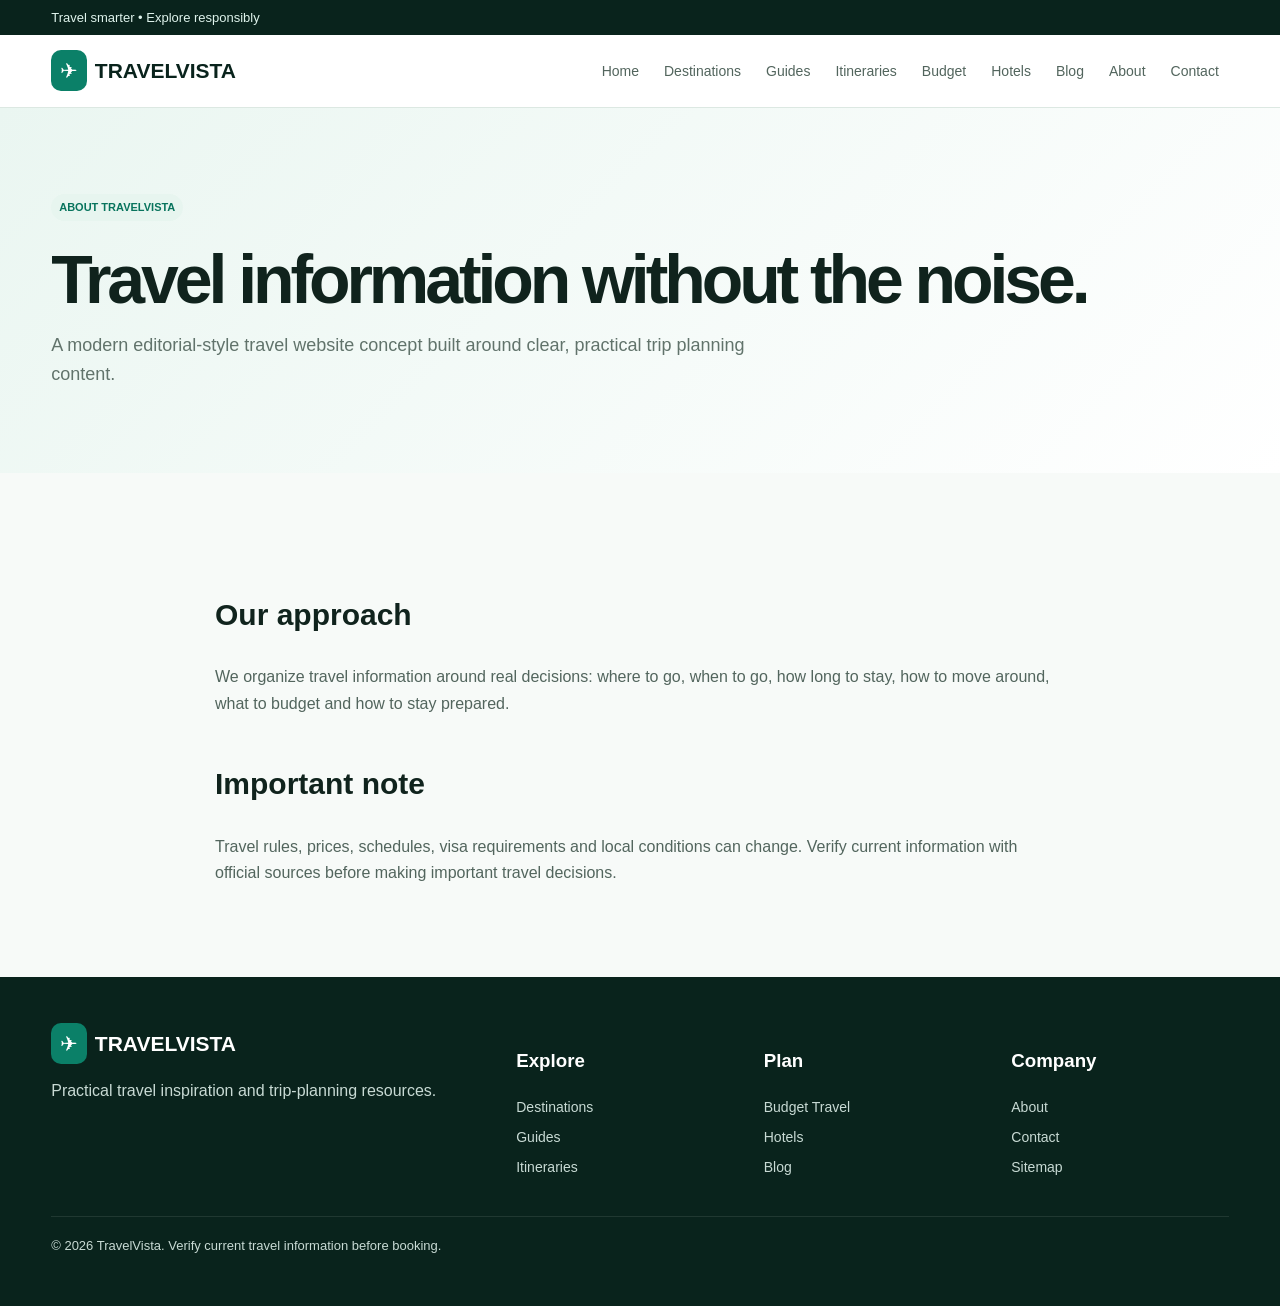
<file: about.html>
<!doctype html><html lang="en"><head><meta charset="utf-8"><meta name="viewport" content="width=device-width,initial-scale=1">
<title>About TravelVista | Travel Planning & Guides</title><meta name="description" content="Learn about TravelVista, a travel website focused on useful destination information and practical trip planning."><meta name="robots" content="index,follow,max-image-preview:large,max-snippet:-1,max-video-preview:-1"><meta name="author" content="TravelVista"><link rel="canonical" href="https://example.com/travelvista/about.html">
<meta property="og:type" content="website"><meta property="og:title" content="About TravelVista | Travel Planning & Guides"><meta property="og:description" content="Learn about TravelVista, a travel website focused on useful destination information and practical trip planning."><meta property="og:url" content="https://example.com/travelvista/about.html"><meta property="og:site_name" content="TravelVista"><meta name="twitter:card" content="summary_large_image"><meta name="theme-color" content="#0b8068">
<link rel="stylesheet" href="style.css"><script type="application/ld+json">{"@context":"https://schema.org","@type":"WebSite","name":"TravelVista","url":"https://example.com/travelvista/","description":"Travel destinations, guides and trip planning resources."}</script></head><body>
<div class="top"><div class="wrap">Travel smarter • Explore responsibly</div></div><header class="nav"><div class="wrap navin"><a class="logo" href="index.html"><b>✈</b>TRAVELVISTA</a><nav class="links"><a href="index.html">Home</a><a href="destinations.html">Destinations</a><a href="guides.html">Guides</a><a href="itineraries.html">Itineraries</a><a href="budget-travel.html">Budget</a><a href="hotels.html">Hotels</a><a href="blog.html">Blog</a><a href="about.html">About</a><a href="contact.html">Contact</a></nav><button class="menu" id="menu">☰</button></div></header>
<main><section class="pagehero"><div class="wrap"><span class="tag">ABOUT TRAVELVISTA</span><h1>Travel information without the noise.</h1><p>A modern editorial-style travel website concept built around clear, practical trip planning content.</p></div></section><section class="section"><div class="wrap article"><h2>Our approach</h2><p>We organize travel information around real decisions: where to go, when to go, how long to stay, how to move around, what to budget and how to stay prepared.</p><h2>Important note</h2><p>Travel rules, prices, schedules, visa requirements and local conditions can change. Verify current information with official sources before making important travel decisions.</p></div></section></main><footer class="footer"><div class="wrap footgrid"><div><div class="logo" style="color:white"><b>✈</b>TRAVELVISTA</div><p>Practical travel inspiration and trip-planning resources.</p></div><div><h3>Explore</h3><a href="destinations.html">Destinations</a><a href="guides.html">Guides</a><a href="itineraries.html">Itineraries</a></div><div><h3>Plan</h3><a href="budget-travel.html">Budget Travel</a><a href="hotels.html">Hotels</a><a href="blog.html">Blog</a></div><div><h3>Company</h3><a href="about.html">About</a><a href="contact.html">Contact</a><a href="sitemap.xml">Sitemap</a></div></div><div class="wrap copy">© <span id="year"></span> TravelVista. Verify current travel information before booking.</div></footer><script>document.getElementById('year').textContent=new Date().getFullYear();</script></body></html>
</file>
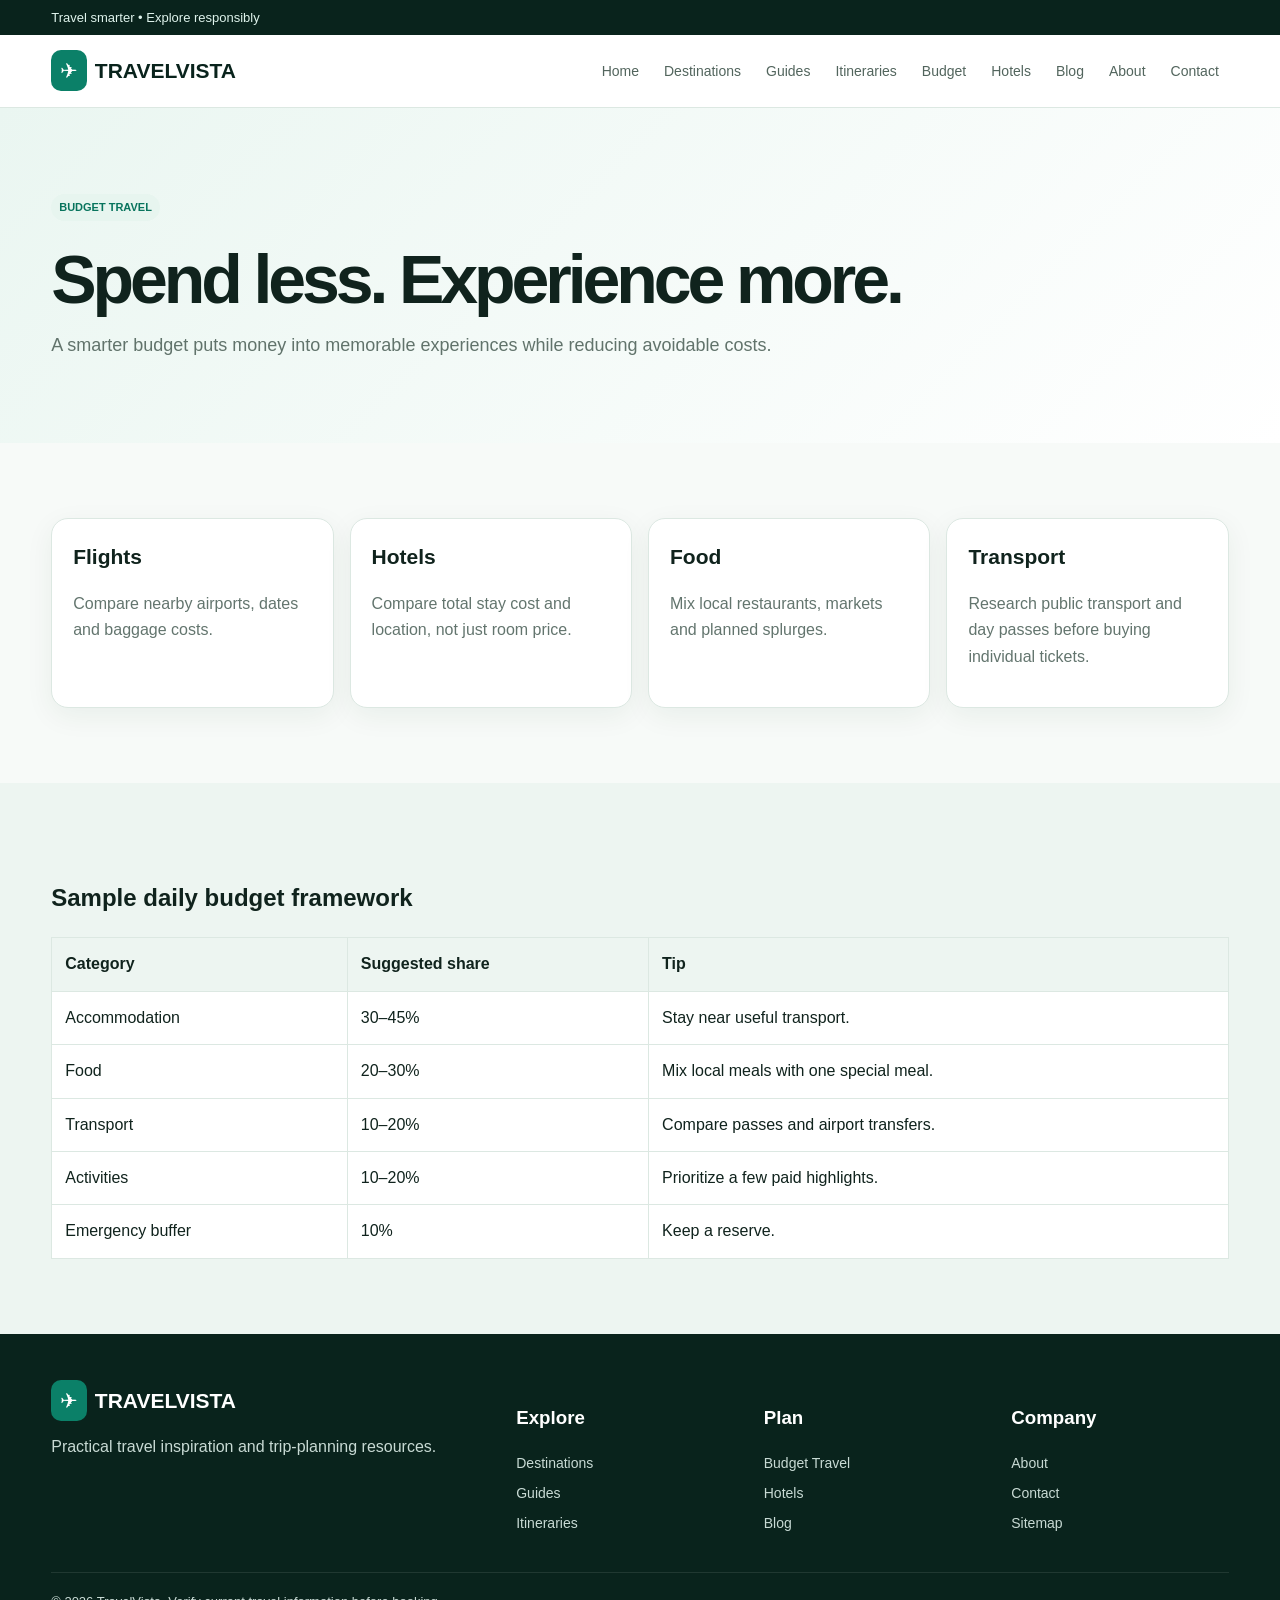
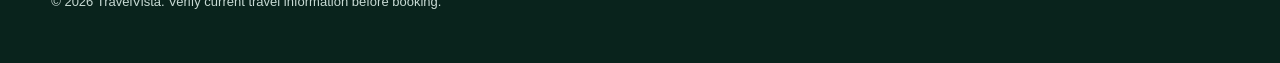
<file: budget-travel.html>
<!doctype html><html lang="en"><head><meta charset="utf-8"><meta name="viewport" content="width=device-width,initial-scale=1">
<title>Budget Travel Tips 2026 | TravelVista</title><meta name="description" content="Practical budget travel advice for flights, hotels, food, transport and daily spending."><meta name="robots" content="index,follow,max-image-preview:large,max-snippet:-1,max-video-preview:-1"><meta name="author" content="TravelVista"><link rel="canonical" href="https://example.com/travelvista/budget-travel.html">
<meta property="og:type" content="website"><meta property="og:title" content="Budget Travel Tips 2026 | TravelVista"><meta property="og:description" content="Practical budget travel advice for flights, hotels, food, transport and daily spending."><meta property="og:url" content="https://example.com/travelvista/budget-travel.html"><meta property="og:site_name" content="TravelVista"><meta name="twitter:card" content="summary_large_image"><meta name="theme-color" content="#0b8068">
<link rel="stylesheet" href="style.css"><script type="application/ld+json">{"@context":"https://schema.org","@type":"WebSite","name":"TravelVista","url":"https://example.com/travelvista/","description":"Travel destinations, guides and trip planning resources."}</script></head><body>
<div class="top"><div class="wrap">Travel smarter • Explore responsibly</div></div><header class="nav"><div class="wrap navin"><a class="logo" href="index.html"><b>✈</b>TRAVELVISTA</a><nav class="links"><a href="index.html">Home</a><a href="destinations.html">Destinations</a><a href="guides.html">Guides</a><a href="itineraries.html">Itineraries</a><a href="budget-travel.html">Budget</a><a href="hotels.html">Hotels</a><a href="blog.html">Blog</a><a href="about.html">About</a><a href="contact.html">Contact</a></nav><button class="menu" id="menu">☰</button></div></header>
<main><section class="pagehero"><div class="wrap"><span class="tag">BUDGET TRAVEL</span><h1>Spend less. Experience more.</h1><p>A smarter budget puts money into memorable experiences while reducing avoidable costs.</p></div></section><section class="section"><div class="wrap"><div class="grid4"><div class="card"><div class="pad"><h3>Flights</h3><p class="muted">Compare nearby airports, dates and baggage costs.</p></div></div><div class="card"><div class="pad"><h3>Hotels</h3><p class="muted">Compare total stay cost and location, not just room price.</p></div></div><div class="card"><div class="pad"><h3>Food</h3><p class="muted">Mix local restaurants, markets and planned splurges.</p></div></div><div class="card"><div class="pad"><h3>Transport</h3><p class="muted">Research public transport and day passes before buying individual tickets.</p></div></div></div></div></section><section class="section alt"><div class="wrap"><h2>Sample daily budget framework</h2><table class="table"><tr><th>Category</th><th>Suggested share</th><th>Tip</th></tr><tr><td>Accommodation</td><td>30–45%</td><td>Stay near useful transport.</td></tr><tr><td>Food</td><td>20–30%</td><td>Mix local meals with one special meal.</td></tr><tr><td>Transport</td><td>10–20%</td><td>Compare passes and airport transfers.</td></tr><tr><td>Activities</td><td>10–20%</td><td>Prioritize a few paid highlights.</td></tr><tr><td>Emergency buffer</td><td>10%</td><td>Keep a reserve.</td></tr></table></div></section></main><footer class="footer"><div class="wrap footgrid"><div><div class="logo" style="color:white"><b>✈</b>TRAVELVISTA</div><p>Practical travel inspiration and trip-planning resources.</p></div><div><h3>Explore</h3><a href="destinations.html">Destinations</a><a href="guides.html">Guides</a><a href="itineraries.html">Itineraries</a></div><div><h3>Plan</h3><a href="budget-travel.html">Budget Travel</a><a href="hotels.html">Hotels</a><a href="blog.html">Blog</a></div><div><h3>Company</h3><a href="about.html">About</a><a href="contact.html">Contact</a><a href="sitemap.xml">Sitemap</a></div></div><div class="wrap copy">© <span id="year"></span> TravelVista. Verify current travel information before booking.</div></footer><script>document.getElementById('year').textContent=new Date().getFullYear();</script></body></html>
</file>
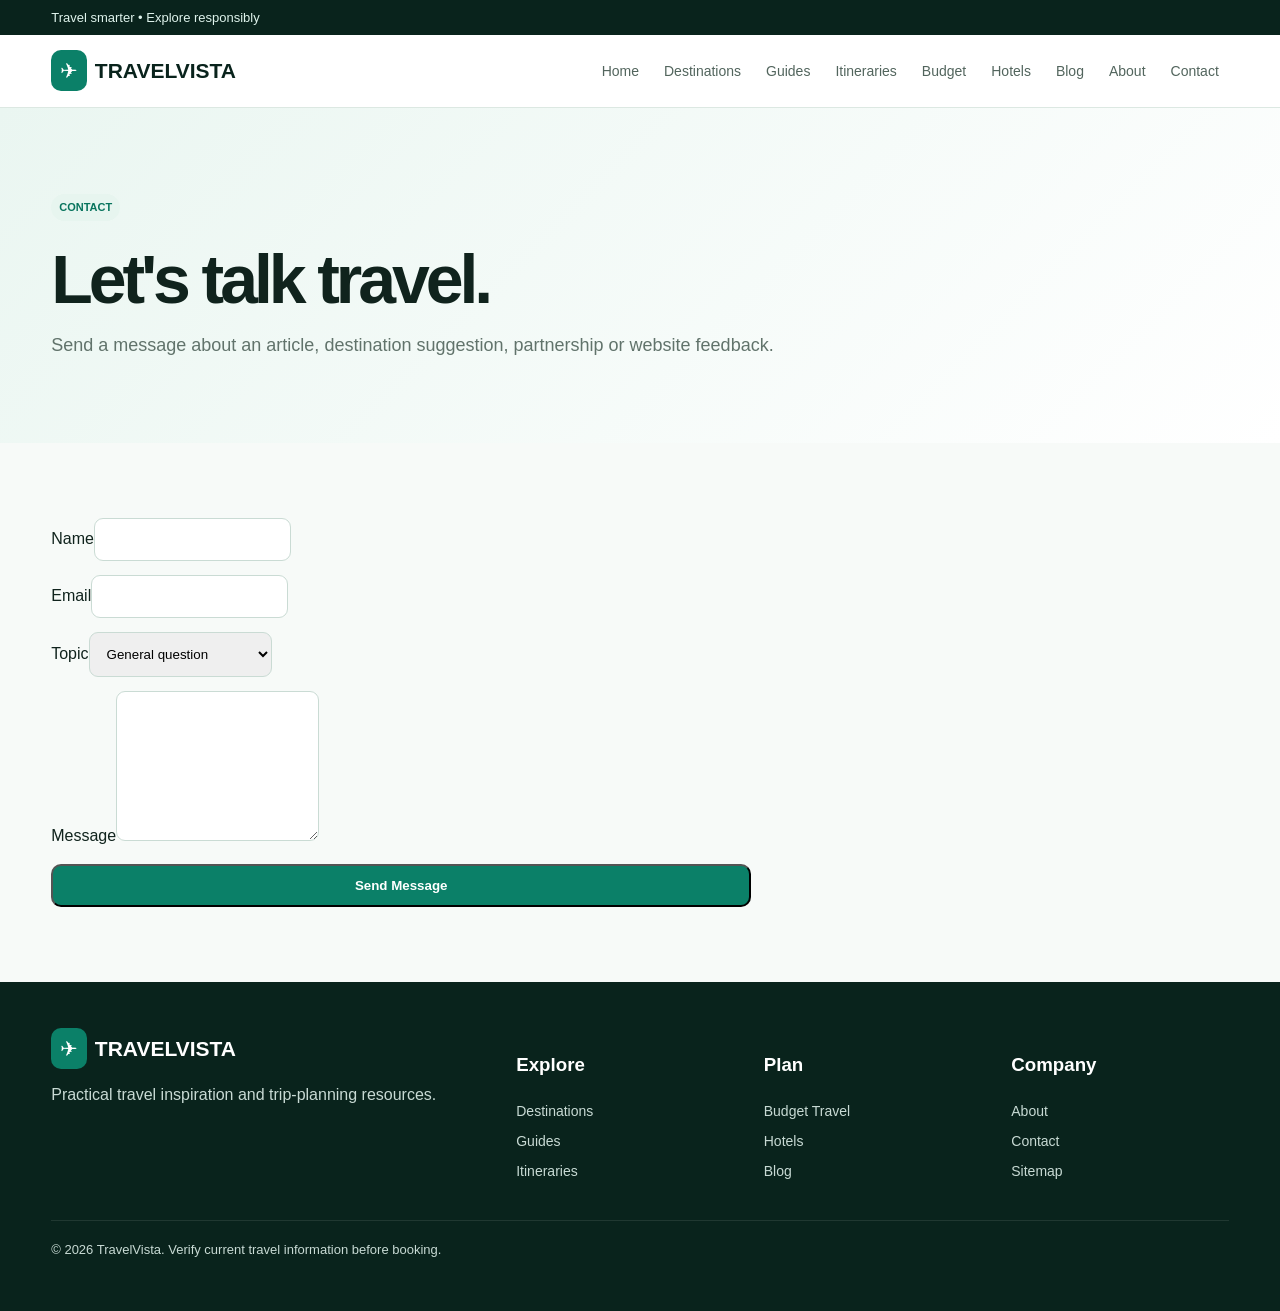
<file: contact.html>
<!doctype html><html lang="en"><head><meta charset="utf-8"><meta name="viewport" content="width=device-width,initial-scale=1">
<title>Contact TravelVista | Travel Website</title><meta name="description" content="Contact TravelVista for editorial questions, partnerships, suggestions and website feedback."><meta name="robots" content="index,follow,max-image-preview:large,max-snippet:-1,max-video-preview:-1"><meta name="author" content="TravelVista"><link rel="canonical" href="https://example.com/travelvista/contact.html">
<meta property="og:type" content="website"><meta property="og:title" content="Contact TravelVista | Travel Website"><meta property="og:description" content="Contact TravelVista for editorial questions, partnerships, suggestions and website feedback."><meta property="og:url" content="https://example.com/travelvista/contact.html"><meta property="og:site_name" content="TravelVista"><meta name="twitter:card" content="summary_large_image"><meta name="theme-color" content="#0b8068">
<link rel="stylesheet" href="style.css"><script type="application/ld+json">{"@context":"https://schema.org","@type":"WebSite","name":"TravelVista","url":"https://example.com/travelvista/","description":"Travel destinations, guides and trip planning resources."}</script></head><body>
<div class="top"><div class="wrap">Travel smarter • Explore responsibly</div></div><header class="nav"><div class="wrap navin"><a class="logo" href="index.html"><b>✈</b>TRAVELVISTA</a><nav class="links"><a href="index.html">Home</a><a href="destinations.html">Destinations</a><a href="guides.html">Guides</a><a href="itineraries.html">Itineraries</a><a href="budget-travel.html">Budget</a><a href="hotels.html">Hotels</a><a href="blog.html">Blog</a><a href="about.html">About</a><a href="contact.html">Contact</a></nav><button class="menu" id="menu">☰</button></div></header>
<main><section class="pagehero"><div class="wrap"><span class="tag">CONTACT</span><h1>Let's talk travel.</h1><p>Send a message about an article, destination suggestion, partnership or website feedback.</p></div></section><section class="section"><div class="wrap"><form class="form" onsubmit="event.preventDefault();alert('Connect this form to your email/backend before publishing.');"><label>Name<input required name="name"></label><label>Email<input required type="email" name="email"></label><label>Topic<select><option>General question</option><option>Destination suggestion</option><option>Partnership</option><option>Correction</option></select></label><label>Message<textarea required></textarea></label><button class="btn">Send Message</button></form></div></section></main><footer class="footer"><div class="wrap footgrid"><div><div class="logo" style="color:white"><b>✈</b>TRAVELVISTA</div><p>Practical travel inspiration and trip-planning resources.</p></div><div><h3>Explore</h3><a href="destinations.html">Destinations</a><a href="guides.html">Guides</a><a href="itineraries.html">Itineraries</a></div><div><h3>Plan</h3><a href="budget-travel.html">Budget Travel</a><a href="hotels.html">Hotels</a><a href="blog.html">Blog</a></div><div><h3>Company</h3><a href="about.html">About</a><a href="contact.html">Contact</a><a href="sitemap.xml">Sitemap</a></div></div><div class="wrap copy">© <span id="year"></span> TravelVista. Verify current travel information before booking.</div></footer><script>document.getElementById('year').textContent=new Date().getFullYear();</script></body></html>
</file>
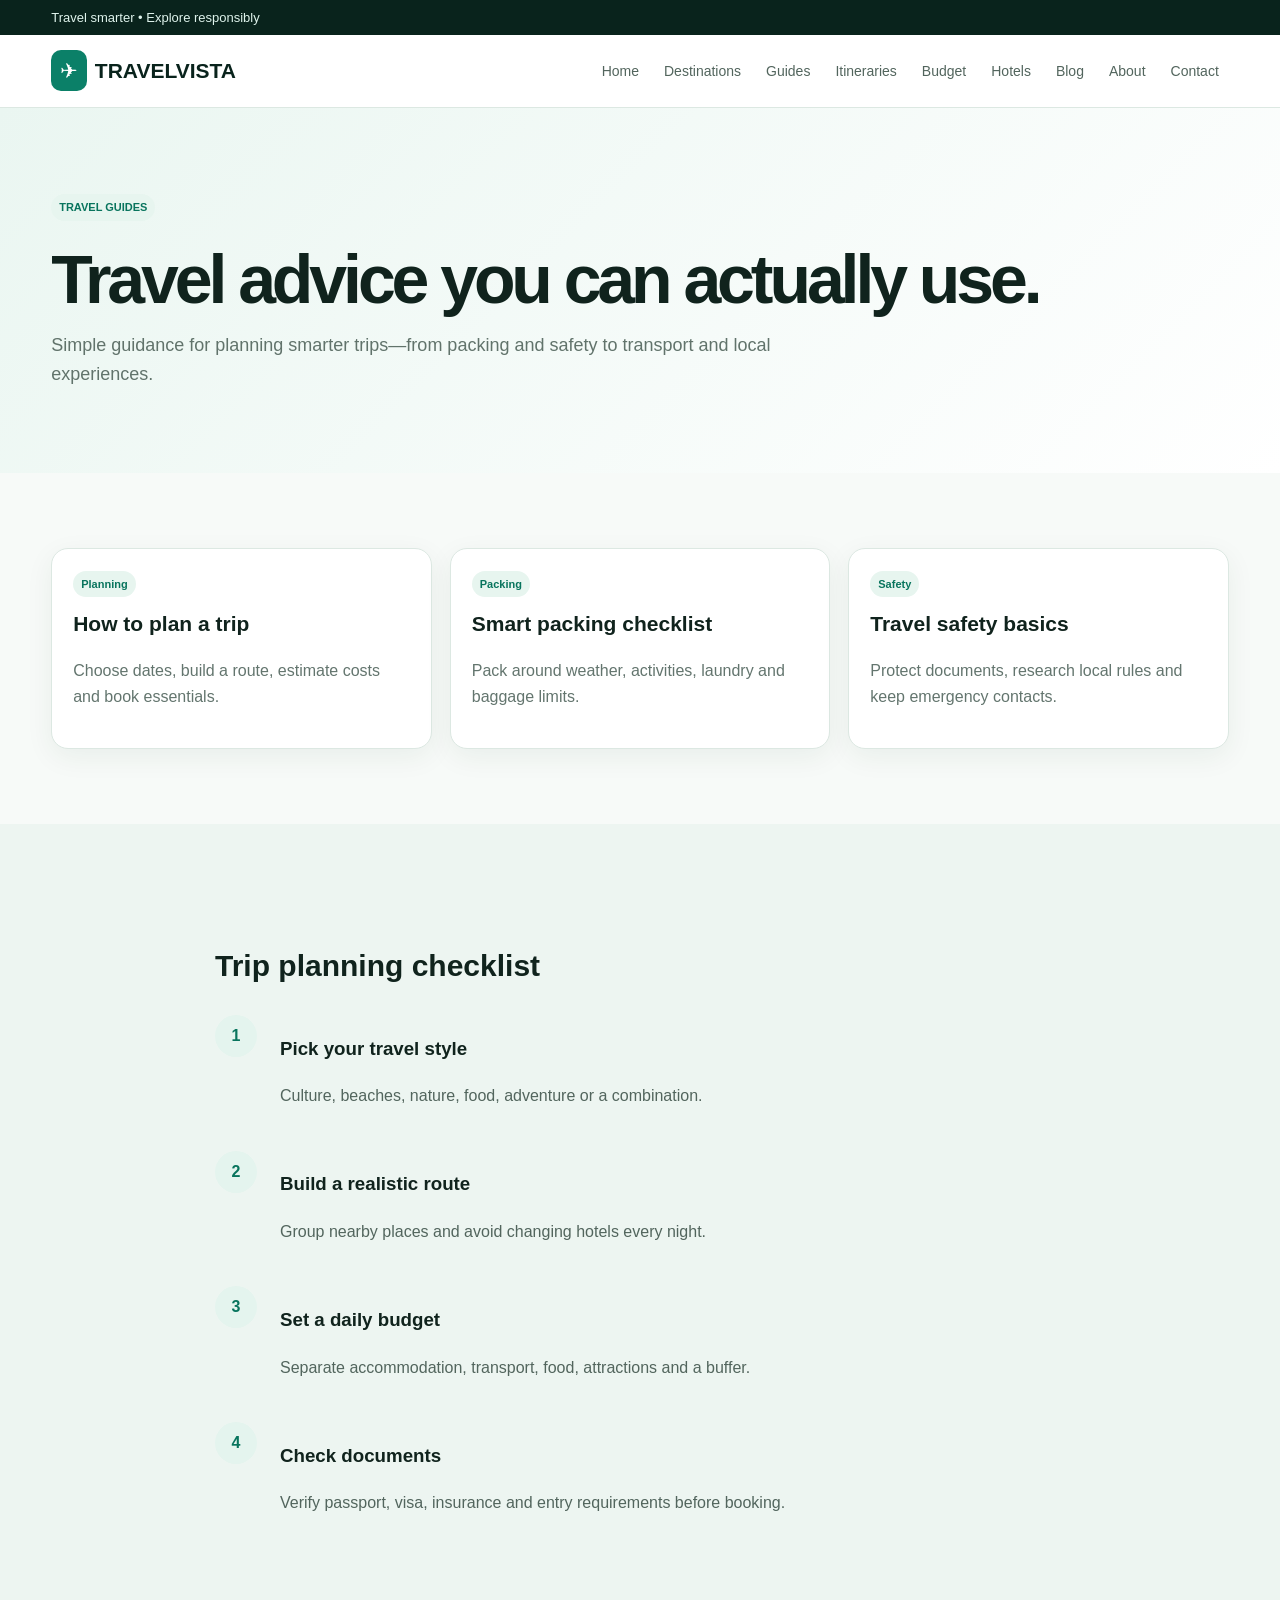
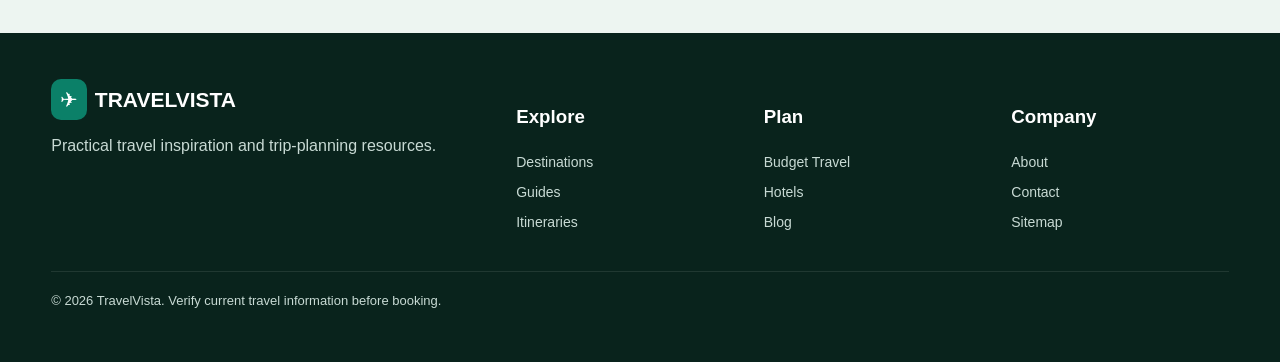
<file: guides.html>
<!doctype html><html lang="en"><head><meta charset="utf-8"><meta name="viewport" content="width=device-width,initial-scale=1">
<title>Travel Guides & Tips 2026 | TravelVista</title><meta name="description" content="Practical travel guides covering packing, safety, transport, food and trip planning."><meta name="robots" content="index,follow,max-image-preview:large,max-snippet:-1,max-video-preview:-1"><meta name="author" content="TravelVista"><link rel="canonical" href="https://example.com/travelvista/guides.html">
<meta property="og:type" content="website"><meta property="og:title" content="Travel Guides & Tips 2026 | TravelVista"><meta property="og:description" content="Practical travel guides covering packing, safety, transport, food and trip planning."><meta property="og:url" content="https://example.com/travelvista/guides.html"><meta property="og:site_name" content="TravelVista"><meta name="twitter:card" content="summary_large_image"><meta name="theme-color" content="#0b8068">
<link rel="stylesheet" href="style.css"><script type="application/ld+json">{"@context":"https://schema.org","@type":"WebSite","name":"TravelVista","url":"https://example.com/travelvista/","description":"Travel destinations, guides and trip planning resources."}</script></head><body>
<div class="top"><div class="wrap">Travel smarter • Explore responsibly</div></div><header class="nav"><div class="wrap navin"><a class="logo" href="index.html"><b>✈</b>TRAVELVISTA</a><nav class="links"><a href="index.html">Home</a><a href="destinations.html">Destinations</a><a href="guides.html">Guides</a><a href="itineraries.html">Itineraries</a><a href="budget-travel.html">Budget</a><a href="hotels.html">Hotels</a><a href="blog.html">Blog</a><a href="about.html">About</a><a href="contact.html">Contact</a></nav><button class="menu" id="menu">☰</button></div></header>
<main><section class="pagehero"><div class="wrap"><span class="tag">TRAVEL GUIDES</span><h1>Travel advice you can actually use.</h1><p>Simple guidance for planning smarter trips—from packing and safety to transport and local experiences.</p></div></section><section class="section"><div class="wrap"><div class="grid3"><div class="card"><div class="pad"><span class="tag">Planning</span><h3>How to plan a trip</h3><p class="muted">Choose dates, build a route, estimate costs and book essentials.</p></div></div><div class="card"><div class="pad"><span class="tag">Packing</span><h3>Smart packing checklist</h3><p class="muted">Pack around weather, activities, laundry and baggage limits.</p></div></div><div class="card"><div class="pad"><span class="tag">Safety</span><h3>Travel safety basics</h3><p class="muted">Protect documents, research local rules and keep emergency contacts.</p></div></div></div></div></section><section class="section alt"><div class="wrap article"><h2>Trip planning checklist</h2><div class="steps"><div class="step"><div class="num">1</div><div><h3>Pick your travel style</h3><p>Culture, beaches, nature, food, adventure or a combination.</p></div></div><div class="step"><div class="num">2</div><div><h3>Build a realistic route</h3><p>Group nearby places and avoid changing hotels every night.</p></div></div><div class="step"><div class="num">3</div><div><h3>Set a daily budget</h3><p>Separate accommodation, transport, food, attractions and a buffer.</p></div></div><div class="step"><div class="num">4</div><div><h3>Check documents</h3><p>Verify passport, visa, insurance and entry requirements before booking.</p></div></div></div></div></section></main><footer class="footer"><div class="wrap footgrid"><div><div class="logo" style="color:white"><b>✈</b>TRAVELVISTA</div><p>Practical travel inspiration and trip-planning resources.</p></div><div><h3>Explore</h3><a href="destinations.html">Destinations</a><a href="guides.html">Guides</a><a href="itineraries.html">Itineraries</a></div><div><h3>Plan</h3><a href="budget-travel.html">Budget Travel</a><a href="hotels.html">Hotels</a><a href="blog.html">Blog</a></div><div><h3>Company</h3><a href="about.html">About</a><a href="contact.html">Contact</a><a href="sitemap.xml">Sitemap</a></div></div><div class="wrap copy">© <span id="year"></span> TravelVista. Verify current travel information before booking.</div></footer><script>document.getElementById('year').textContent=new Date().getFullYear();</script></body></html>
</file>
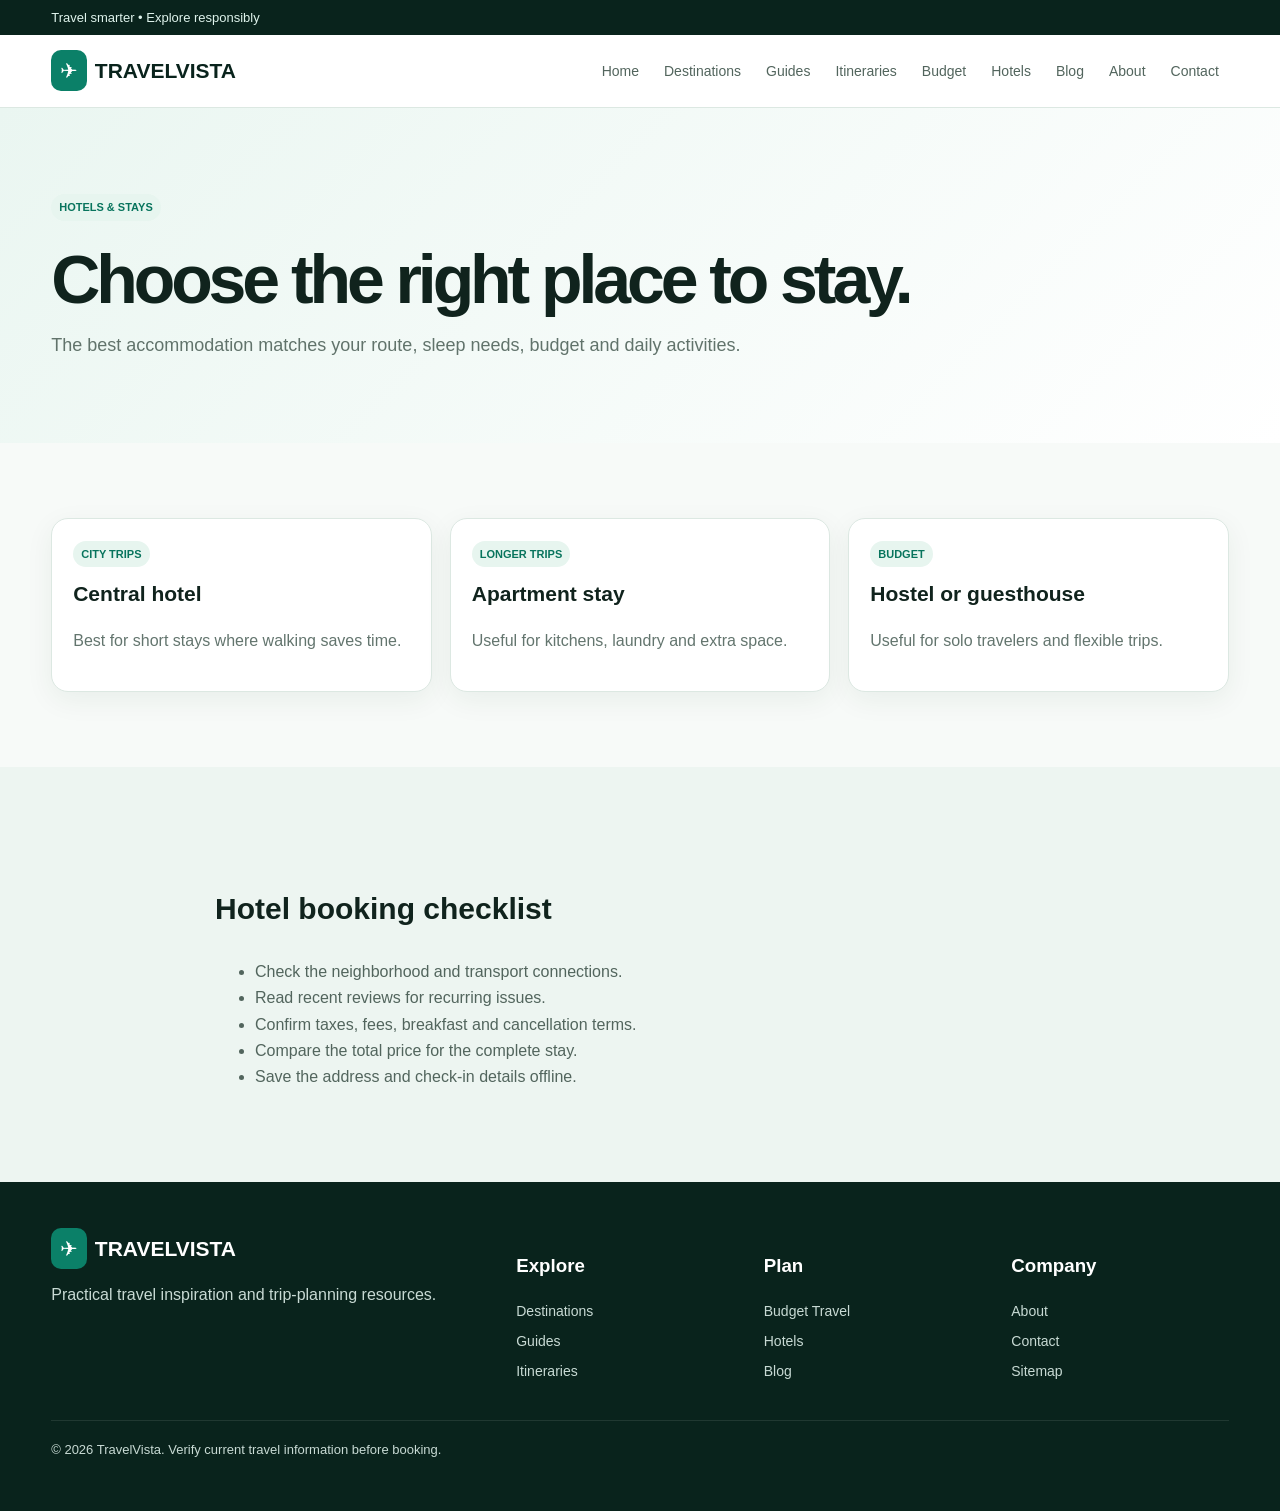
<file: hotels.html>
<!doctype html><html lang="en"><head><meta charset="utf-8"><meta name="viewport" content="width=device-width,initial-scale=1">
<title>Hotels & Accommodation Guide | TravelVista</title><meta name="description" content="Learn how to choose hotels, hostels, apartments and neighborhoods for better travel value."><meta name="robots" content="index,follow,max-image-preview:large,max-snippet:-1,max-video-preview:-1"><meta name="author" content="TravelVista"><link rel="canonical" href="https://example.com/travelvista/hotels.html">
<meta property="og:type" content="website"><meta property="og:title" content="Hotels & Accommodation Guide | TravelVista"><meta property="og:description" content="Learn how to choose hotels, hostels, apartments and neighborhoods for better travel value."><meta property="og:url" content="https://example.com/travelvista/hotels.html"><meta property="og:site_name" content="TravelVista"><meta name="twitter:card" content="summary_large_image"><meta name="theme-color" content="#0b8068">
<link rel="stylesheet" href="style.css"><script type="application/ld+json">{"@context":"https://schema.org","@type":"WebSite","name":"TravelVista","url":"https://example.com/travelvista/","description":"Travel destinations, guides and trip planning resources."}</script></head><body>
<div class="top"><div class="wrap">Travel smarter • Explore responsibly</div></div><header class="nav"><div class="wrap navin"><a class="logo" href="index.html"><b>✈</b>TRAVELVISTA</a><nav class="links"><a href="index.html">Home</a><a href="destinations.html">Destinations</a><a href="guides.html">Guides</a><a href="itineraries.html">Itineraries</a><a href="budget-travel.html">Budget</a><a href="hotels.html">Hotels</a><a href="blog.html">Blog</a><a href="about.html">About</a><a href="contact.html">Contact</a></nav><button class="menu" id="menu">☰</button></div></header>
<main><section class="pagehero"><div class="wrap"><span class="tag">HOTELS & STAYS</span><h1>Choose the right place to stay.</h1><p>The best accommodation matches your route, sleep needs, budget and daily activities.</p></div></section><section class="section"><div class="wrap"><div class="grid3"><div class="card"><div class="pad"><span class="tag">CITY TRIPS</span><h3>Central hotel</h3><p class="muted">Best for short stays where walking saves time.</p></div></div><div class="card"><div class="pad"><span class="tag">LONGER TRIPS</span><h3>Apartment stay</h3><p class="muted">Useful for kitchens, laundry and extra space.</p></div></div><div class="card"><div class="pad"><span class="tag">BUDGET</span><h3>Hostel or guesthouse</h3><p class="muted">Useful for solo travelers and flexible trips.</p></div></div></div></div></section><section class="section alt"><div class="wrap article"><h2>Hotel booking checklist</h2><ul><li>Check the neighborhood and transport connections.</li><li>Read recent reviews for recurring issues.</li><li>Confirm taxes, fees, breakfast and cancellation terms.</li><li>Compare the total price for the complete stay.</li><li>Save the address and check-in details offline.</li></ul></div></section></main><footer class="footer"><div class="wrap footgrid"><div><div class="logo" style="color:white"><b>✈</b>TRAVELVISTA</div><p>Practical travel inspiration and trip-planning resources.</p></div><div><h3>Explore</h3><a href="destinations.html">Destinations</a><a href="guides.html">Guides</a><a href="itineraries.html">Itineraries</a></div><div><h3>Plan</h3><a href="budget-travel.html">Budget Travel</a><a href="hotels.html">Hotels</a><a href="blog.html">Blog</a></div><div><h3>Company</h3><a href="about.html">About</a><a href="contact.html">Contact</a><a href="sitemap.xml">Sitemap</a></div></div><div class="wrap copy">© <span id="year"></span> TravelVista. Verify current travel information before booking.</div></footer><script>document.getElementById('year').textContent=new Date().getFullYear();</script></body></html>
</file>
<file: style.css>
*{box-sizing:border-box}body{margin:0;font-family:Arial,system-ui,sans-serif;color:#10231d;background:#f7faf8;line-height:1.65}a{text-decoration:none;color:inherit}.wrap{width:min(1180px,92%);margin:auto}.top{background:#09231c;color:#dff3ec;padding:7px 0;font-size:13px}.nav{position:sticky;top:0;z-index:9;background:#fff;border-bottom:1px solid #dce8e2}.navin{height:72px;display:flex;align-items:center;justify-content:space-between}.logo{font-weight:900;font-size:21px;color:#09231c}.logo b{background:#0b8068;color:white;padding:9px;border-radius:10px;margin-right:8px}.links{display:flex;gap:5px;align-items:center}.links a{padding:9px 10px;color:#52655d;border-radius:8px;font-size:14px}.links a:hover{background:#eaf6f1;color:#08745d}.cta,.btn{background:#0b8068;color:white!important;border-radius:10px;padding:12px 17px;font-weight:800;display:inline-block}.menu{display:none;border:0;background:none;font-size:25px}.hero{min-height:630px;display:flex;align-items:center;color:white;background:linear-gradient(90deg,#061f17dd,#061f1740),url('https://images.unsplash.com/photo-1500534623283-312aade485b7?auto=format&fit=crop&w=1800&q=85') center/cover}.hero h1{font-size:clamp(46px,7vw,82px);line-height:1;letter-spacing:-.06em;max-width:850px;margin:18px 0}.hero p{font-size:19px;max-width:690px;color:#e1eee9}.buttons{display:flex;gap:10px;flex-wrap:wrap;margin-top:25px}.light{background:white;color:#09231c!important}.section{padding:75px 0}.alt{background:#edf5f1}.head{display:flex;justify-content:space-between;gap:25px;align-items:end;margin-bottom:28px}.head h2{font-size:38px;line-height:1.1;margin:7px 0;letter-spacing:-.04em}.muted{color:#63756e}.grid3{display:grid;grid-template-columns:repeat(3,1fr);gap:18px}.grid4{display:grid;grid-template-columns:repeat(4,1fr);gap:16px}.card{background:white;border:1px solid #dce8e2;border-radius:17px;overflow:hidden;box-shadow:0 8px 28px #123a2410}.card img{width:100%;height:210px;object-fit:cover}.pad{padding:21px}.card h3{margin:0 0 7px;font-size:21px}.tag{display:inline-block;background:#e7f5ef;color:#08745d;padding:4px 8px;border-radius:99px;font-size:11px;font-weight:800;margin-bottom:10px}.read{color:#08745d;font-weight:800;font-size:13px}.pagehero{padding:85px 0 65px;background:linear-gradient(135deg,#eaf6f1,#fff)}.pagehero h1{font-size:clamp(42px,6vw,68px);line-height:1;letter-spacing:-.06em;margin:14px 0}.pagehero p{max-width:760px;font-size:18px;color:#61736b}.article{max-width:850px}.article h2{font-size:30px;margin-top:42px}.article p,.article li{color:#52655d;font-size:16px}.steps .step{display:grid;grid-template-columns:50px 1fr;gap:15px;margin:25px 0}.num{width:42px;height:42px;border-radius:50%;display:grid;place-items:center;background:#e4f4ee;color:#08745d;font-weight:900}.stats{display:grid;grid-template-columns:repeat(4,1fr);gap:13px}.stat{background:white;border:1px solid #dce8e2;border-radius:13px;padding:20px}.stat strong{font-size:30px;display:block}.table{width:100%;border-collapse:collapse;background:#fff}.table th,.table td{border:1px solid #dce8e2;padding:13px;text-align:left}.table th{background:#edf5f1}.footer{background:#09231c;color:#c8dad4;padding:50px 0}.footgrid{display:grid;grid-template-columns:2fr 1fr 1fr 1fr;gap:30px}.footer a{display:block;margin:7px 0;color:#c8dad4;font-size:14px}.footer h3{color:white}.copy{border-top:1px solid #ffffff18;margin-top:30px;padding-top:18px;font-size:13px}.form{display:grid;gap:14px;max-width:700px}.form input,.form textarea,.form select{padding:13px;border:1px solid #cadbd4;border-radius:9px}.form textarea{min-height:150px}@media(max-width:900px){.links{display:none}.menu{display:block}.grid3{grid-template-columns:1fr 1fr}.grid4,.stats,.footgrid{grid-template-columns:1fr 1fr}}@media(max-width:600px){.grid3,.grid4,.stats,.footgrid{grid-template-columns:1fr}.hero h1{font-size:49px}.section{padding:55px 0}.head{display:block}.pagehero{padding:60px 0 45px}}
</file>
